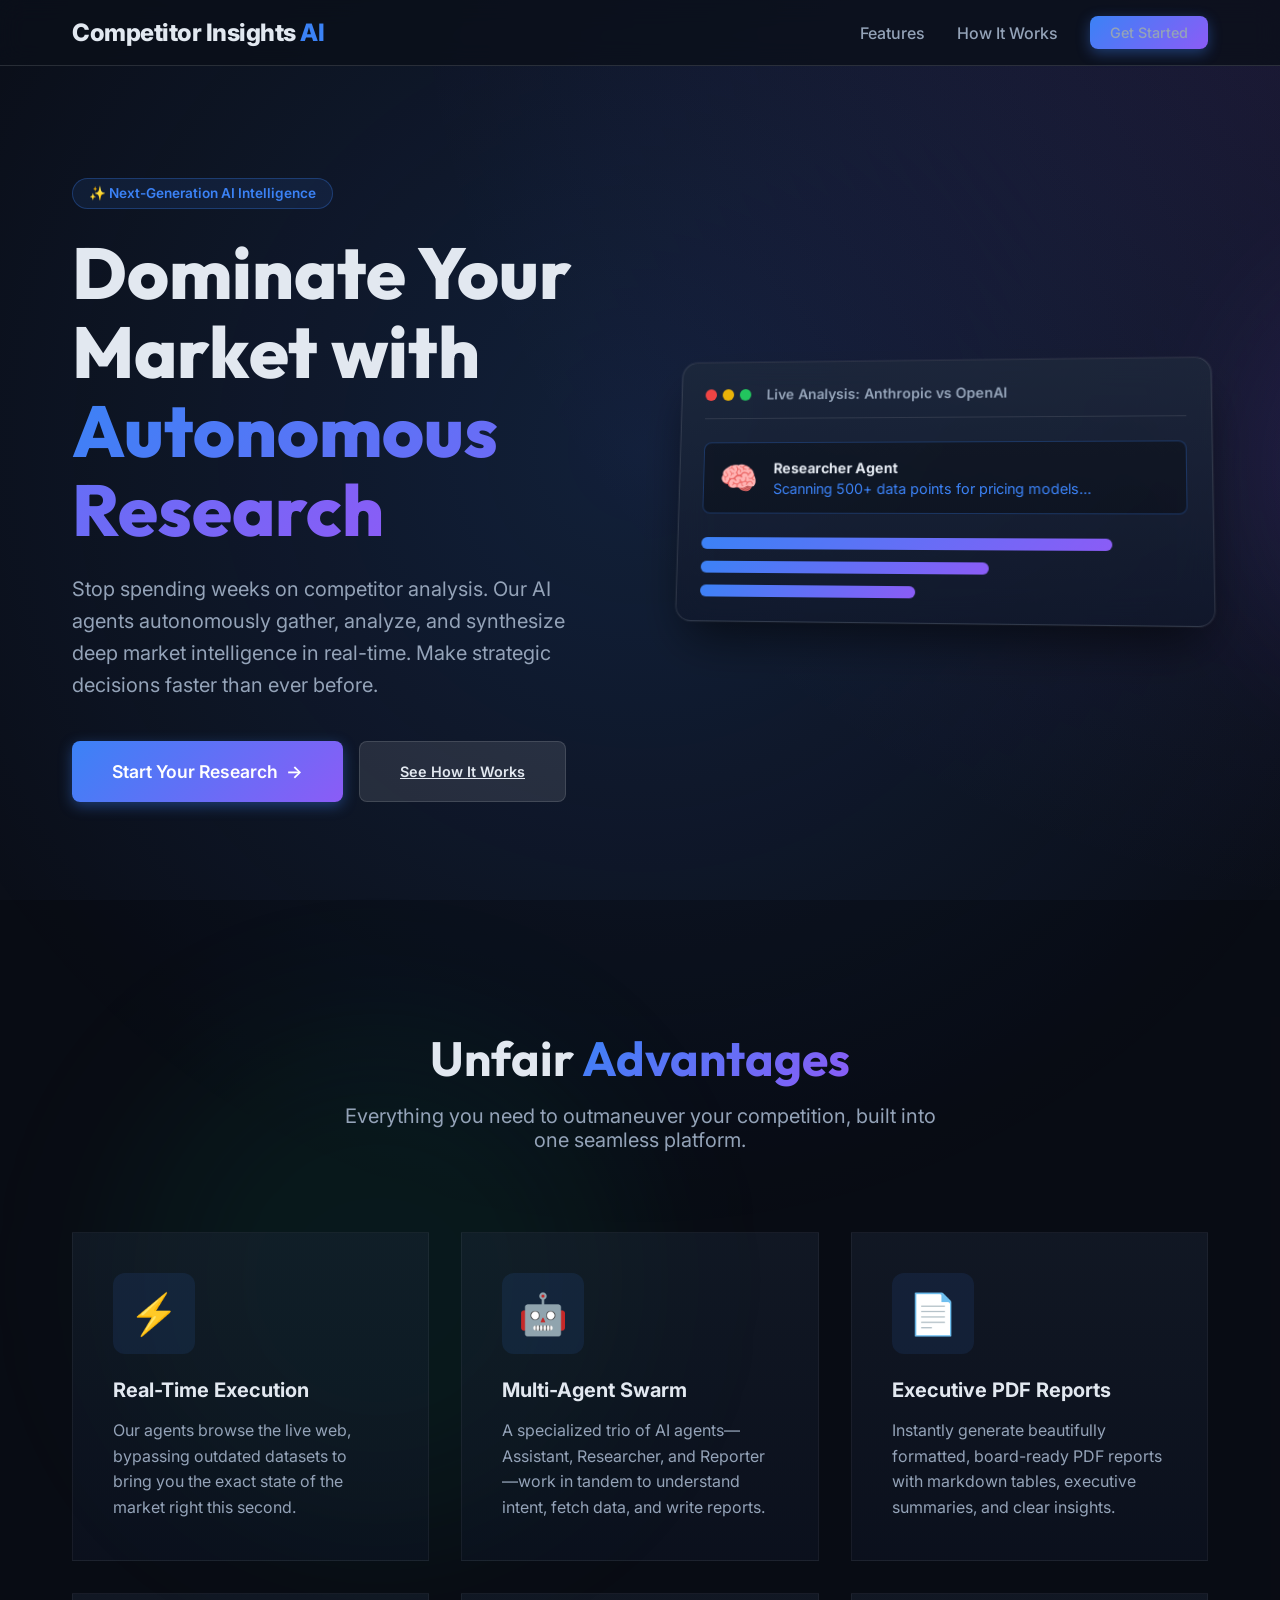
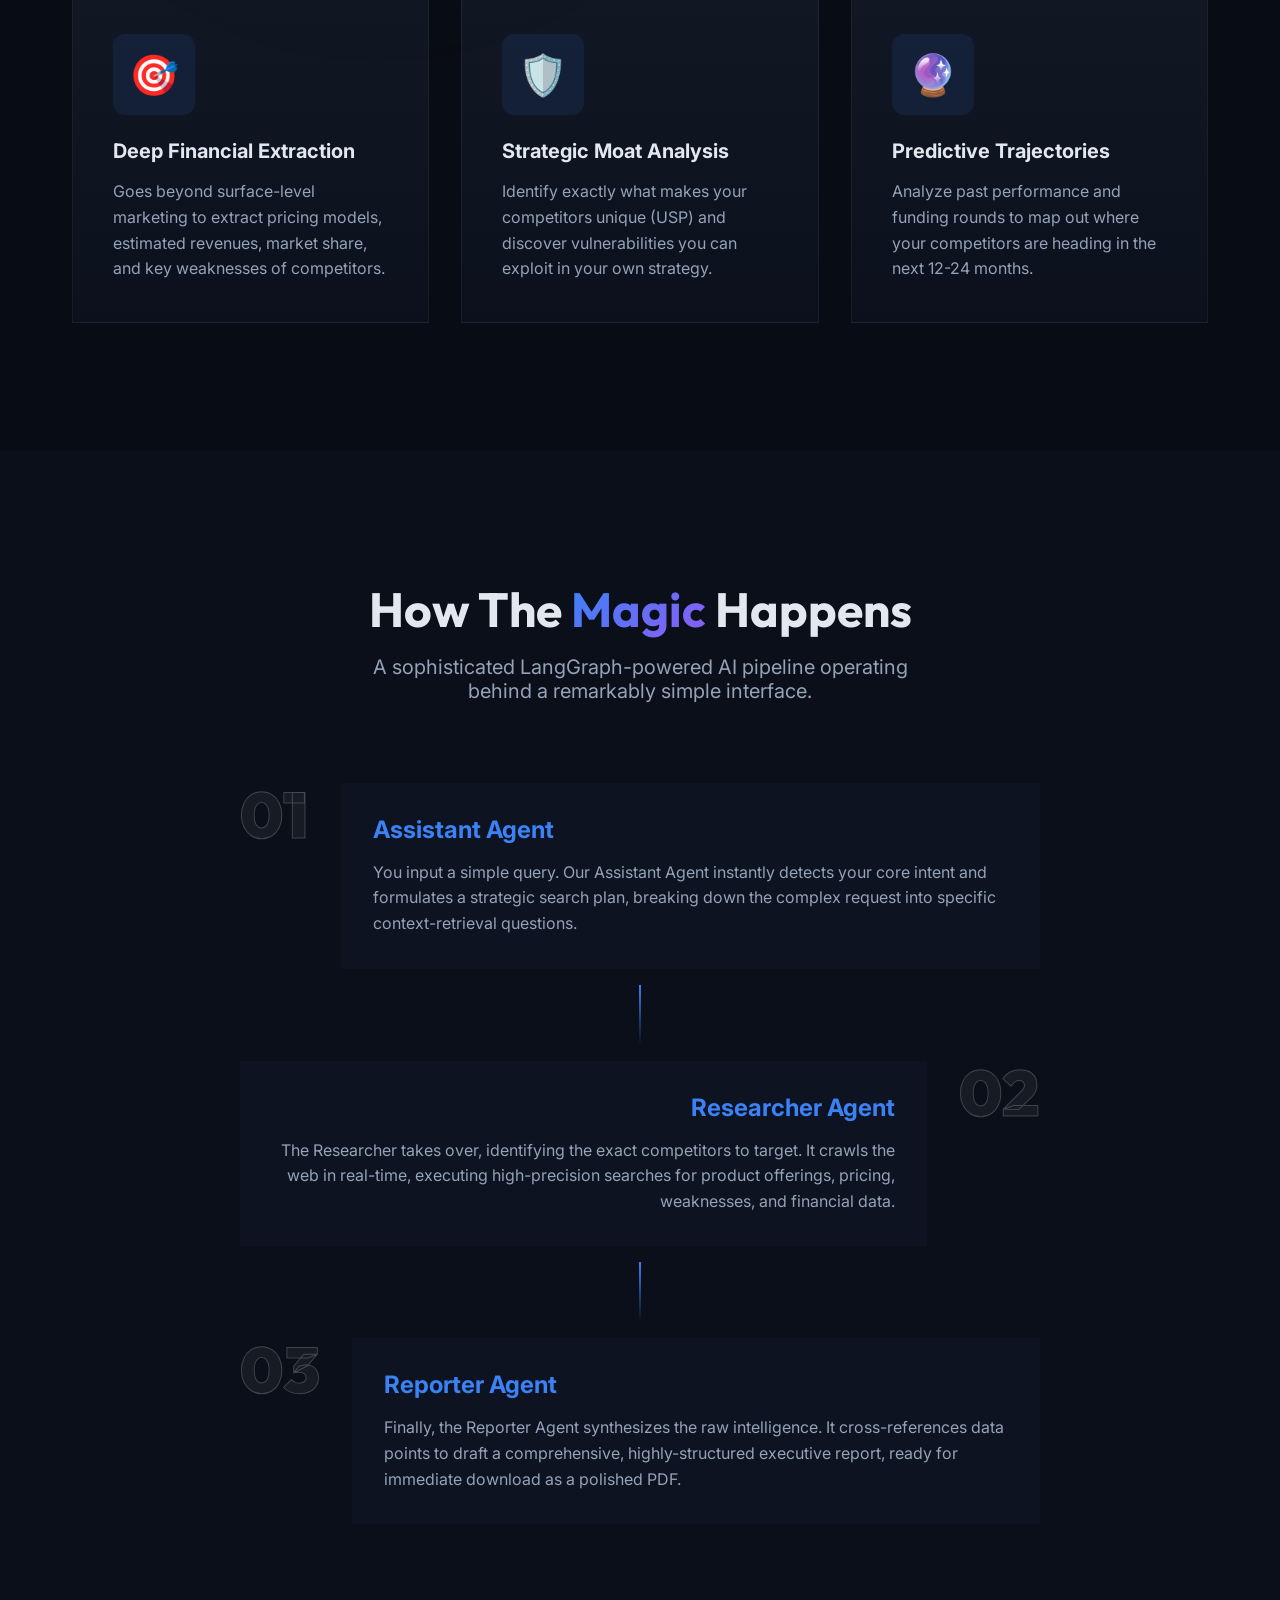
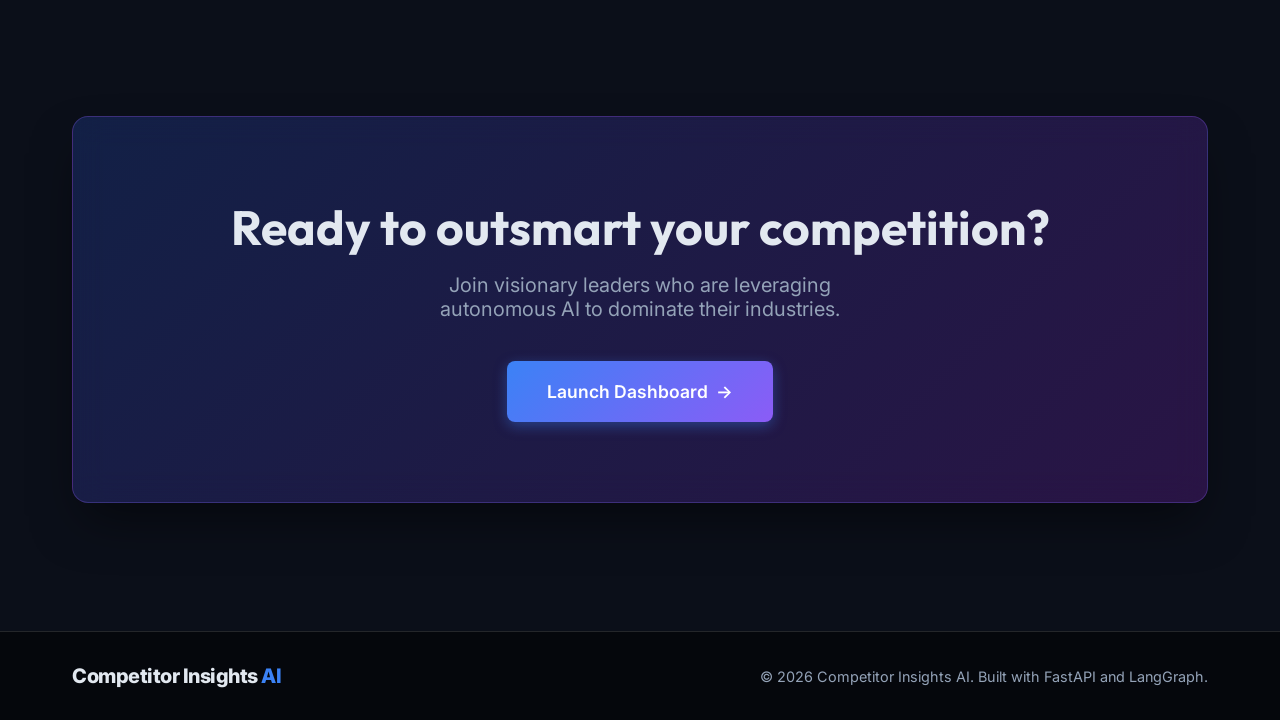
<file: templates/index.html>
<!DOCTYPE html>
<html lang="en">
<head>
    <meta charset="UTF-8">
    <meta name="viewport" content="width=device-width, initial-scale=1.0">
    <title>Competitor Insights AI - The Ultimate Intelligence Platform</title>
    <link href="https://fonts.googleapis.com/css2?family=Inter:wght@300;400;500;600;800&family=Outfit:wght@400;700;900&display=swap" rel="stylesheet">
    <link rel="stylesheet" href="/static/css/style.css">
</head>
<body class="landing-body">
    <!-- Dynamic Background -->
    <div class="background-animation">
        <div class="glow-orb orb-1"></div>
        <div class="glow-orb orb-2"></div>
        <div class="glow-orb orb-3"></div>
    </div>

    <!-- Navigation -->
    <nav class="glass-nav">
        <div class="nav-container">
            <div class="logo">Competitor Insights <span class="accent">AI</span></div>
            <div class="nav-links">
                <a href="#features">Features</a>
                <a href="#how-it-works">How It Works</a>
                <a href="/product" class="btn-primary small-btn">Get Started</a>
            </div>
        </div>
    </nav>

    <!-- Hero Section -->
    <section class="hero-section">
        <div class="container">
            <div class="hero-content reveal-up">
                <div class="badge">✨ Next-Generation AI Intelligence</div>
                <h1 class="hero-title">Dominate Your Market with <br><span class="gradient-text">Autonomous Research</span></h1>
                <p class="hero-subtitle">Stop spending weeks on competitor analysis. Our AI agents autonomously gather, analyze, and synthesize deep market intelligence in real-time. Make strategic decisions faster than ever before.</p>
                <div class="hero-cta">
                    <a href="/product" class="btn-primary large-btn">Start Your Research <span class="arrow">→</span></a>
                    <a href="#how-it-works" class="btn-secondary large-btn">See How It Works</a>
                </div>
            </div>
            
            <div class="hero-visual reveal-up delay-1">
                <div class="glass-container mock-dashboard">
                    <div class="mock-header">
                        <div class="dots"><span class="dot red"></span><span class="dot yellow"></span><span class="dot green"></span></div>
                        <div class="mock-title">Live Analysis: Anthropic vs OpenAI</div>
                    </div>
                    <div class="mock-body">
                        <div class="mock-agent-status pulse-animation">
                            <div class="agent-icon">🧠</div>
                            <div class="agent-text">
                                <strong>Researcher Agent</strong>
                                <span>Scanning 500+ data points for pricing models...</span>
                            </div>
                        </div>
                        <div class="mock-stats">
                            <div class="mock-stat-bar" style="width: 85%"></div>
                            <div class="mock-stat-bar" style="width: 60%"></div>
                            <div class="mock-stat-bar" style="width: 45%"></div>
                        </div>
                    </div>
                </div>
            </div>
        </div>
    </section>

    <!-- Features Section -->
    <section id="features" class="features-section">
        <div class="container">
            <div class="section-header reveal-up">
                <h2>Unfair <span class="gradient-text">Advantages</span></h2>
                <p>Everything you need to outmaneuver your competition, built into one seamless platform.</p>
            </div>
            
            <div class="features-grid">
                <!-- Feature 1 -->
                <div class="glass-card feature-card reveal-up">
                    <div class="feature-icon">⚡</div>
                    <h3>Real-Time Execution</h3>
                    <p>Our agents browse the live web, bypassing outdated datasets to bring you the exact state of the market right this second.</p>
                </div>
                <!-- Feature 2 -->
                <div class="glass-card feature-card reveal-up delay-1">
                    <div class="feature-icon">🤖</div>
                    <h3>Multi-Agent Swarm</h3>
                    <p>A specialized trio of AI agents—Assistant, Researcher, and Reporter—work in tandem to understand intent, fetch data, and write reports.</p>
                </div>
                <!-- Feature 3 -->
                <div class="glass-card feature-card reveal-up delay-2">
                    <div class="feature-icon">📄</div>
                    <h3>Executive PDF Reports</h3>
                    <p>Instantly generate beautifully formatted, board-ready PDF reports with markdown tables, executive summaries, and clear insights.</p>
                </div>
                <!-- Feature 4 -->
                <div class="glass-card feature-card reveal-up">
                    <div class="feature-icon">🎯</div>
                    <h3>Deep Financial Extraction</h3>
                    <p>Goes beyond surface-level marketing to extract pricing models, estimated revenues, market share, and key weaknesses of competitors.</p>
                </div>
                <!-- Feature 5 -->
                <div class="glass-card feature-card reveal-up delay-1">
                    <div class="feature-icon">🛡️</div>
                    <h3>Strategic Moat Analysis</h3>
                    <p>Identify exactly what makes your competitors unique (USP) and discover vulnerabilities you can exploit in your own strategy.</p>
                </div>
                <!-- Feature 6 -->
                <div class="glass-card feature-card reveal-up delay-2">
                    <div class="feature-icon">🔮</div>
                    <h3>Predictive Trajectories</h3>
                    <p>Analyze past performance and funding rounds to map out where your competitors are heading in the next 12-24 months.</p>
                </div>
            </div>
        </div>
    </section>

    <!-- Workflow Section -->
    <section id="how-it-works" class="workflow-section">
        <div class="container">
            <div class="section-header reveal-up">
                <h2>How The <span class="gradient-text">Magic</span> Happens</h2>
                <p>A sophisticated LangGraph-powered AI pipeline operating behind a remarkably simple interface.</p>
            </div>

            <div class="workflow-steps">
                <div class="step reveal-left">
                    <div class="step-number">01</div>
                    <div class="glass-card step-card">
                        <h3>Assistant Agent</h3>
                        <p>You input a simple query. Our Assistant Agent instantly detects your core intent and formulates a strategic search plan, breaking down the complex request into specific context-retrieval questions.</p>
                    </div>
                </div>
                
                <div class="step-connector reveal-up"></div>

                <div class="step reveal-right">
                    <div class="step-number">02</div>
                    <div class="glass-card step-card">
                        <h3>Researcher Agent</h3>
                        <p>The Researcher takes over, identifying the exact competitors to target. It crawls the web in real-time, executing high-precision searches for product offerings, pricing, weaknesses, and financial data.</p>
                    </div>
                </div>

                <div class="step-connector reveal-up"></div>

                <div class="step reveal-left">
                    <div class="step-number">03</div>
                    <div class="glass-card step-card">
                        <h3>Reporter Agent</h3>
                        <p>Finally, the Reporter Agent synthesizes the raw intelligence. It cross-references data points to draft a comprehensive, highly-structured executive report, ready for immediate download as a polished PDF.</p>
                    </div>
                </div>
            </div>
        </div>
    </section>

    <!-- Final CTA Section -->
    <section class="cta-section reveal-up">
        <div class="container">
            <div class="glass-container cta-box">
                <h2>Ready to outsmart your competition?</h2>
                <p>Join visionary leaders who are leveraging autonomous AI to dominate their industries.</p>
                <a href="/product" class="btn-primary large-btn">Launch Dashboard <span class="arrow">→</span></a>
            </div>
        </div>
    </section>

    <footer>
        <div class="container">
            <div class="footer-content">
                <div class="logo small">Competitor Insights <span class="accent">AI</span></div>
                <p class="footer-text">© 2026 Competitor Insights AI. Built with FastAPI and LangGraph.</p>
            </div>
        </div>
    </footer>

    <!-- Scroll Reveal Logic -->
    <script>
        document.addEventListener('DOMContentLoaded', () => {
            const observerOptions = {
                root: null,
                rootMargin: '0px',
                threshold: 0.1
            };

            const observer = new IntersectionObserver((entries, observer) => {
                entries.forEach(entry => {
                    if (entry.isIntersecting) {
                        entry.target.classList.add('active');
                        observer.unobserve(entry.target);
                    }
                });
            }, observerOptions);

            const revealElements = document.querySelectorAll('.reveal-up, .reveal-left, .reveal-right');
            revealElements.forEach(el => {
                observer.observe(el);
            });
            
            // Mouse parallax effect for hero visual
            document.addEventListener('mousemove', (e) => {
                const x = (window.innerWidth / 2 - e.pageX) / 50;
                const y = (window.innerHeight / 2 - e.pageY) / 50;
                const visual = document.querySelector('.mock-dashboard');
                if (visual) {
                    visual.style.transform = `perspective(1000px) rotateY(${x}deg) rotateX(${y}deg) translateY(-10px)`;
                }
            });
        });
    </script>
</body>
</html>
</file>
<file: static/css/style.css>
:root {
    --bg-color: #0b0f19;
    --glass-bg: rgba(17, 25, 40, 0.75);
    --glass-border: rgba(255, 255, 255, 0.125);
    --text-primary: #e2e8f0;
    --text-secondary: #94a3b8;
    --accent-color: #3b82f6;
    --accent-hover: #2563eb;
    --accent-gradient: linear-gradient(135deg, #3b82f6 0%, #8b5cf6 100%);
    --success: #10b981;
    --border-radius: 16px;
    --font-family: 'Inter', sans-serif;
}

* {
    box-sizing: border-box;
    margin: 0;
    padding: 0;
}

body {
    font-family: var(--font-family);
    background-color: var(--bg-color);
    color: var(--text-primary);
    min-height: 100vh;
    overflow-x: hidden;
}

body.app-body {
    display: flex;
    justify-content: center;
    align-items: center;
}

/* Background Animation */
.background-animation {
    position: fixed;
    top: -50%;
    left: -50%;
    width: 200%;
    height: 200%;
    background: radial-gradient(circle at center, rgba(59, 130, 246, 0.15) 0%, transparent 50%),
                radial-gradient(circle at 80% 20%, rgba(139, 92, 246, 0.15) 0%, transparent 40%);
    z-index: -1;
    animation: rotateBg 30s linear infinite;
}

@keyframes rotateBg {
    0% { transform: rotate(0deg); }
    100% { transform: rotate(360deg); }
}

/* Glassmorphism Container */
.glass-container {
    background: var(--glass-bg);
    backdrop-filter: blur(16px);
    -webkit-backdrop-filter: blur(16px);
    border: 1px solid var(--glass-border);
    border-radius: var(--border-radius);
    box-shadow: 0 25px 50px -12px rgba(0, 0, 0, 0.5);
    overflow: hidden;
}

/* Landing Page */
.landing-container {
    max-width: 800px;
    padding: 3rem;
    text-align: center;
    animation: fadeIn 1s ease-out;
}

header {
    margin-bottom: 3rem;
}

.logo {
    font-size: 1.5rem;
    font-weight: 800;
    letter-spacing: -0.5px;
    color: var(--text-primary);
    text-decoration: none;
}

.logo.small {
    font-size: 1.25rem;
}

.accent {
    color: var(--accent-color);
}

.hero-title {
    font-size: 4rem;
    font-weight: 800;
    line-height: 1.1;
    margin-bottom: 1.5rem;
}

.gradient-text {
    background: var(--accent-gradient);
    -webkit-background-clip: text;
    -webkit-text-fill-color: transparent;
}

.hero-subtitle {
    font-size: 1.25rem;
    color: var(--text-secondary);
    margin-bottom: 2.5rem;
    max-width: 600px;
    margin-left: auto;
    margin-right: auto;
    line-height: 1.6;
}

.btn-primary {
    display: inline-flex;
    align-items: center;
    justify-content: center;
    background: var(--accent-gradient);
    color: #fff;
    padding: 1rem 2rem;
    font-size: 1.1rem;
    font-weight: 600;
    border: none;
    border-radius: 8px;
    cursor: pointer;
    text-decoration: none;
    transition: transform 0.2s, box-shadow 0.2s;
    box-shadow: 0 4px 14px 0 rgba(59, 130, 246, 0.39);
}

.btn-primary:hover {
    transform: translateY(-2px);
    box-shadow: 0 6px 20px rgba(59, 130, 246, 0.5);
}

.btn-primary .arrow {
    margin-left: 0.5rem;
    transition: transform 0.2s;
}

.btn-primary:hover .arrow {
    transform: translateX(4px);
}

.full-width {
    width: 100%;
}

.btn-secondary {
    display: inline-flex;
    align-items: center;
    gap: 0.5rem;
    background: rgba(255, 255, 255, 0.1);
    color: var(--text-primary);
    padding: 0.5rem 1rem;
    font-size: 0.9rem;
    font-weight: 600;
    border: 1px solid var(--glass-border);
    border-radius: 8px;
    cursor: pointer;
    transition: all 0.2s;
}

.btn-secondary:hover {
    background: rgba(255, 255, 255, 0.15);
}

/* App Dashboard */
.app-container {
    width: 95vw;
    height: 90vh;
    display: flex;
    flex-direction: column;
}

.app-header {
    padding: 1.5rem 2rem;
    border-bottom: 1px solid var(--glass-border);
    display: flex;
    justify-content: space-between;
    align-items: center;
}

.app-layout {
    display: flex;
    flex: 1;
    overflow: hidden;
}

.query-panel {
    width: 350px;
    padding: 2rem;
    border-right: 1px solid var(--glass-border);
    display: flex;
    flex-direction: column;
    overflow-y: auto;
}

.query-panel h2 {
    font-size: 1.5rem;
    margin-bottom: 0.5rem;
}

.subtitle {
    color: var(--text-secondary);
    font-size: 0.9rem;
    margin-bottom: 1.5rem;
}

.input-group {
    margin-bottom: 1.5rem;
}

textarea {
    width: 100%;
    background: rgba(0, 0, 0, 0.2);
    border: 1px solid var(--glass-border);
    border-radius: 8px;
    padding: 1rem;
    color: var(--text-primary);
    font-family: var(--font-family);
    font-size: 1rem;
    resize: none;
    transition: border-color 0.2s;
}

textarea:focus {
    outline: none;
    border-color: var(--accent-color);
}

.status-container {
    margin-top: 2rem;
    background: rgba(0, 0, 0, 0.2);
    border-radius: 8px;
    padding: 1.5rem;
    border: 1px solid var(--glass-border);
}

.status-container h3 {
    font-size: 1rem;
    margin-bottom: 1rem;
    display: flex;
    align-items: center;
    gap: 0.5rem;
}

.status-list {
    list-style: none;
    font-size: 0.9rem;
    color: var(--text-secondary);
}

.status-list li {
    margin-bottom: 0.5rem;
    position: relative;
    padding-left: 1.5rem;
    animation: slideIn 0.3s ease-out;
}

.status-list li::before {
    content: '';
    position: absolute;
    left: 0;
    top: 6px;
    width: 8px;
    height: 8px;
    background: var(--accent-color);
    border-radius: 50%;
}

.status-list li.completed::before {
    background: var(--success);
}

.loader {
    width: 100%;
    height: 4px;
    background: rgba(255, 255, 255, 0.1);
    border-radius: 2px;
    margin-top: 1rem;
    overflow: hidden;
    position: relative;
}

.loader::after {
    content: '';
    position: absolute;
    top: 0;
    left: 0;
    height: 100%;
    width: 30%;
    background: var(--accent-gradient);
    animation: loading 1.5s infinite ease-in-out;
}

@keyframes loading {
    0% { left: -30%; }
    100% { left: 100%; }
}

.report-panel {
    flex: 1;
    padding: 2rem;
    display: flex;
    flex-direction: column;
    overflow: hidden;
}

.report-header {
    display: flex;
    justify-content: space-between;
    align-items: center;
    margin-bottom: 1.5rem;
}

.report-content {
    flex: 1;
    overflow-y: auto;
    background: rgba(0, 0, 0, 0.15);
    border: 1px solid var(--glass-border);
    border-radius: 8px;
    padding: 2rem;
    line-height: 1.7;
}

.empty-state {
    height: 100%;
    display: flex;
    flex-direction: column;
    align-items: center;
    justify-content: center;
    color: var(--text-secondary);
}

.empty-icon {
    font-size: 3rem;
    margin-bottom: 1rem;
    opacity: 0.5;
}

/* Markdown Styles */
.report-content h1, .report-content h2, .report-content h3 {
    margin-top: 1.5em;
    margin-bottom: 0.5em;
    color: var(--text-primary);
}

.report-content h1 { font-size: 2rem; }
.report-content h2 { font-size: 1.5rem; border-bottom: 1px solid var(--glass-border); padding-bottom: 0.3em; }

.report-content p, .report-content ul, .report-content ol {
    margin-bottom: 1em;
}

.report-content ul, .report-content ol {
    padding-left: 2rem;
}

.report-content table {
    width: 100%;
    border-collapse: collapse;
    margin-bottom: 1.5em;
}

.report-content th, .report-content td {
    padding: 0.75rem;
    border: 1px solid var(--glass-border);
    text-align: left;
}

.report-content th {
    background: rgba(255, 255, 255, 0.05);
}

.report-content code {
    background: rgba(0, 0, 0, 0.3);
    padding: 0.2em 0.4em;
    border-radius: 3px;
    font-family: monospace;
}

@keyframes fadeIn {
    from { opacity: 0; transform: translateY(20px); }
    to { opacity: 1; transform: translateY(0); }
}

@keyframes slideIn {
    from { opacity: 0; transform: translateX(-10px); }
    to { opacity: 1; transform: translateX(0); }
}

/* --- NEW LANDING PAGE STYLES --- */
.landing-body {
    overflow-y: auto;
    font-family: var(--font-family);
}

.container {
    max-width: 1200px;
    margin: 0 auto;
    padding: 0 2rem;
    width: 100%;
}

/* Background Orbs */
.glow-orb {
    position: absolute;
    border-radius: 50%;
    filter: blur(80px);
    z-index: -1;
    opacity: 0.5;
    animation: float 20s infinite ease-in-out;
}

.orb-1 { top: 10%; left: 10%; width: 300px; height: 300px; background: rgba(59, 130, 246, 0.4); }
.orb-2 { top: 40%; right: 10%; width: 400px; height: 400px; background: rgba(139, 92, 246, 0.3); animation-delay: -5s; }
.orb-3 { bottom: -10%; left: 30%; width: 500px; height: 500px; background: rgba(16, 185, 129, 0.2); animation-delay: -10s; }

@keyframes float {
    0%, 100% { transform: translateY(0) scale(1); }
    50% { transform: translateY(-30px) scale(1.05); }
}

/* Navbar */
.glass-nav {
    position: fixed;
    top: 0;
    width: 100%;
    z-index: 100;
    background: rgba(11, 15, 25, 0.8);
    backdrop-filter: blur(12px);
    border-bottom: 1px solid var(--glass-border);
}

.nav-container {
    max-width: 1200px;
    margin: 0 auto;
    padding: 1rem 2rem;
    display: flex;
    justify-content: space-between;
    align-items: center;
}

.nav-links {
    display: flex;
    gap: 2rem;
    align-items: center;
}

.nav-links a {
    color: var(--text-secondary);
    text-decoration: none;
    font-weight: 500;
    transition: color 0.2s;
}

.nav-links a:hover {
    color: var(--text-primary);
}

.small-btn {
    padding: 0.5rem 1.25rem;
    font-size: 0.9rem;
}

/* Typography & Layout Overrides */
.hero-section {
    min-height: 100vh;
    display: flex;
    align-items: center;
    padding-top: 80px;
}

.hero-section .container {
    display: grid;
    grid-template-columns: 1fr 1fr;
    gap: 4rem;
    align-items: center;
}

.hero-content {
    text-align: left;
}

.badge {
    display: inline-block;
    padding: 0.4rem 1rem;
    background: rgba(59, 130, 246, 0.1);
    color: var(--accent-color);
    border: 1px solid rgba(59, 130, 246, 0.3);
    border-radius: 20px;
    font-size: 0.85rem;
    font-weight: 600;
    margin-bottom: 1.5rem;
}

.hero-section .hero-title {
    font-size: 4.5rem;
    font-family: 'Outfit', sans-serif;
    margin-bottom: 1.5rem;
    text-align: left;
}

.hero-section .hero-subtitle {
    margin-left: 0;
    margin-right: 0;
    text-align: left;
}

.hero-cta {
    display: flex;
    gap: 1rem;
    margin-top: 2rem;
}

.large-btn {
    padding: 1.25rem 2.5rem;
}

/* Mock Dashboard Visual */
.mock-dashboard {
    padding: 1.5rem;
    background: linear-gradient(180deg, rgba(30, 41, 59, 0.7) 0%, rgba(15, 23, 42, 0.7) 100%);
    border: 1px solid rgba(255, 255, 255, 0.1);
    box-shadow: 0 25px 50px -12px rgba(0, 0, 0, 0.6), 0 0 0 1px rgba(255, 255, 255, 0.05);
    transform: perspective(1000px) rotateY(-5deg) rotateX(5deg);
    transition: transform 0.1s ease-out;
}

.mock-header {
    display: flex;
    align-items: center;
    margin-bottom: 1.5rem;
    border-bottom: 1px solid rgba(255, 255, 255, 0.1);
    padding-bottom: 1rem;
}

.dots { display: flex; gap: 6px; margin-right: 1rem; }
.dot { width: 12px; height: 12px; border-radius: 50%; }
.dot.red { background: #ef4444; }
.dot.yellow { background: #eab308; }
.dot.green { background: #22c55e; }

.mock-title { font-size: 0.9rem; font-weight: 600; color: var(--text-secondary); }

.mock-agent-status {
    display: flex;
    gap: 1rem;
    align-items: center;
    background: rgba(0, 0, 0, 0.3);
    padding: 1rem;
    border-radius: 8px;
    margin-bottom: 1.5rem;
    border: 1px solid rgba(59, 130, 246, 0.3);
}

.pulse-animation {
    animation: pulseBorder 2s infinite;
}

@keyframes pulseBorder {
    0% { box-shadow: 0 0 0 0 rgba(59, 130, 246, 0.4); }
    70% { box-shadow: 0 0 0 10px rgba(59, 130, 246, 0); }
    100% { box-shadow: 0 0 0 0 rgba(59, 130, 246, 0); }
}

.agent-icon { font-size: 2rem; }
.agent-text { display: flex; flex-direction: column; gap: 0.25rem; font-size: 0.9rem; }
.agent-text strong { color: var(--text-primary); }
.agent-text span { color: var(--accent-color); }

.mock-stats { display: flex; flex-direction: column; gap: 0.75rem; }
.mock-stat-bar { height: 12px; background: rgba(255, 255, 255, 0.1); border-radius: 6px; position: relative; overflow: hidden; }
.mock-stat-bar::after { content: ''; position: absolute; top: 0; left: 0; height: 100%; background: var(--accent-gradient); width: var(--width, 100%); animation: slideRight 2s ease-out forwards; }

@keyframes slideRight {
    from { transform: translateX(-100%); }
    to { transform: translateX(0); }
}

/* Features Section */
.features-section { padding: 8rem 0; background: rgba(0, 0, 0, 0.2); }
.section-header { text-align: center; margin-bottom: 5rem; }
.section-header h2 { font-size: 3rem; font-family: 'Outfit', sans-serif; margin-bottom: 1rem; }
.section-header p { font-size: 1.25rem; color: var(--text-secondary); max-width: 600px; margin: 0 auto; }

.features-grid {
    display: grid;
    grid-template-columns: repeat(3, 1fr);
    gap: 2rem;
}

.feature-card {
    padding: 2.5rem;
    background: linear-gradient(180deg, rgba(30, 41, 59, 0.4) 0%, rgba(15, 23, 42, 0.4) 100%);
    border: 1px solid rgba(255, 255, 255, 0.05);
    transition: transform 0.3s, background 0.3s;
}

.feature-card:hover {
    transform: translateY(-10px);
    background: linear-gradient(180deg, rgba(30, 41, 59, 0.6) 0%, rgba(15, 23, 42, 0.6) 100%);
    border-color: rgba(59, 130, 246, 0.3);
}

.feature-icon {
    font-size: 2.5rem;
    margin-bottom: 1.5rem;
    display: inline-block;
    padding: 1rem;
    background: rgba(59, 130, 246, 0.1);
    border-radius: 12px;
}

.feature-card h3 { font-size: 1.25rem; margin-bottom: 1rem; }
.feature-card p { color: var(--text-secondary); line-height: 1.6; }

/* Workflow Section */
.workflow-section { padding: 8rem 0; }
.workflow-steps { display: flex; flex-direction: column; align-items: center; max-width: 800px; margin: 0 auto; }

.step {
    display: flex;
    gap: 2rem;
    align-items: flex-start;
    width: 100%;
}

.step.reveal-right { flex-direction: row-reverse; text-align: right; }

.step-number {
    font-size: 4rem;
    font-family: 'Outfit', sans-serif;
    font-weight: 900;
    color: rgba(255, 255, 255, 0.05);
    line-height: 1;
    -webkit-text-stroke: 1px rgba(255, 255, 255, 0.2);
}

.step-card {
    flex: 1;
    padding: 2rem;
    background: rgba(17, 25, 40, 0.5);
}

.step-card h3 { color: var(--accent-color); margin-bottom: 1rem; font-size: 1.5rem; }
.step-card p { color: var(--text-secondary); line-height: 1.6; }

.step-connector {
    height: 60px;
    width: 2px;
    background: linear-gradient(to bottom, var(--accent-color), transparent);
    margin: 1rem 0;
}

/* CTA Section */
.cta-section { padding: 4rem 0 8rem; }
.cta-box {
    padding: 5rem 2rem;
    text-align: center;
    background: linear-gradient(135deg, rgba(30, 58, 138, 0.4) 0%, rgba(88, 28, 135, 0.4) 100%);
    border-color: rgba(139, 92, 246, 0.3);
}

.cta-box h2 { font-size: 3rem; font-family: 'Outfit', sans-serif; margin-bottom: 1rem; }
.cta-box p { font-size: 1.25rem; color: var(--text-secondary); margin-bottom: 2.5rem; max-width: 500px; margin-left: auto; margin-right: auto; }

/* Footer */
footer { padding: 2rem 0; border-top: 1px solid var(--glass-border); background: rgba(0, 0, 0, 0.5); }
.footer-content { display: flex; justify-content: space-between; align-items: center; }
.footer-text { color: var(--text-secondary); font-size: 0.9rem; }

/* Scroll Reveal Classes */
.reveal-up { opacity: 0; transform: translateY(40px); transition: all 0.8s cubic-bezier(0.5, 0, 0, 1); }
.reveal-left { opacity: 0; transform: translateX(-40px); transition: all 0.8s cubic-bezier(0.5, 0, 0, 1); }
.reveal-right { opacity: 0; transform: translateX(40px); transition: all 0.8s cubic-bezier(0.5, 0, 0, 1); }

.reveal-up.active, .reveal-left.active, .reveal-right.active { opacity: 1; transform: translate(0); }

.delay-1 { transition-delay: 0.2s; }
.delay-2 { transition-delay: 0.4s; }

/* Responsive adjustments */
@media (max-width: 992px) {
    .hero-section .container { grid-template-columns: 1fr; text-align: center; }
    .hero-section .hero-title { font-size: 3.5rem; text-align: center; }
    .hero-section .hero-subtitle { text-align: center; margin-left: auto; margin-right: auto; }
    .hero-cta { justify-content: center; }
    .features-grid { grid-template-columns: repeat(2, 1fr); }
    .step.reveal-right { flex-direction: row; text-align: left; }
}

@media (max-width: 768px) {
    .features-grid { grid-template-columns: 1fr; }
    .footer-content { flex-direction: column; gap: 1rem; text-align: center; }
    .nav-links { display: none; }
}

/* History List Styles */
.history-container h3 {
    font-size: 1rem;
    margin-bottom: 1rem;
    color: var(--text-primary);
}

.history-list {
    list-style: none;
    display: flex;
    flex-direction: column;
    gap: 0.75rem;
}

.history-item {
    background: rgba(0, 0, 0, 0.2);
    border: 1px solid var(--glass-border);
    border-radius: 8px;
    padding: 1rem;
    cursor: pointer;
    transition: all 0.2s ease-in-out;
    display: flex;
    justify-content: space-between;
    align-items: flex-start;
    gap: 0.5rem;
}

.history-item:hover {
    background: rgba(59, 130, 246, 0.1);
    border-color: rgba(59, 130, 246, 0.3);
    transform: translateY(-2px);
}

.history-item-content {
    flex: 1;
    overflow: hidden;
}

.history-item-query {
    font-weight: 600;
    font-size: 0.9rem;
    color: var(--text-primary);
    margin-bottom: 0.25rem;
    display: -webkit-box;
    -webkit-line-clamp: 2;
    -webkit-box-orient: vertical;
    overflow: hidden;
}

.history-item-date {
    font-size: 0.75rem;
    color: var(--text-secondary);
}

.delete-btn {
    background: transparent;
    border: none;
    color: var(--text-secondary);
    cursor: pointer;
    padding: 4px;
    border-radius: 4px;
    transition: all 0.2s;
    opacity: 0;
    display: flex;
    align-items: center;
    justify-content: center;
}

.history-item:hover .delete-btn {
    opacity: 1;
}

.delete-btn:hover {
    color: #ef4444;
    background: rgba(239, 68, 68, 0.1);
}
</file>
